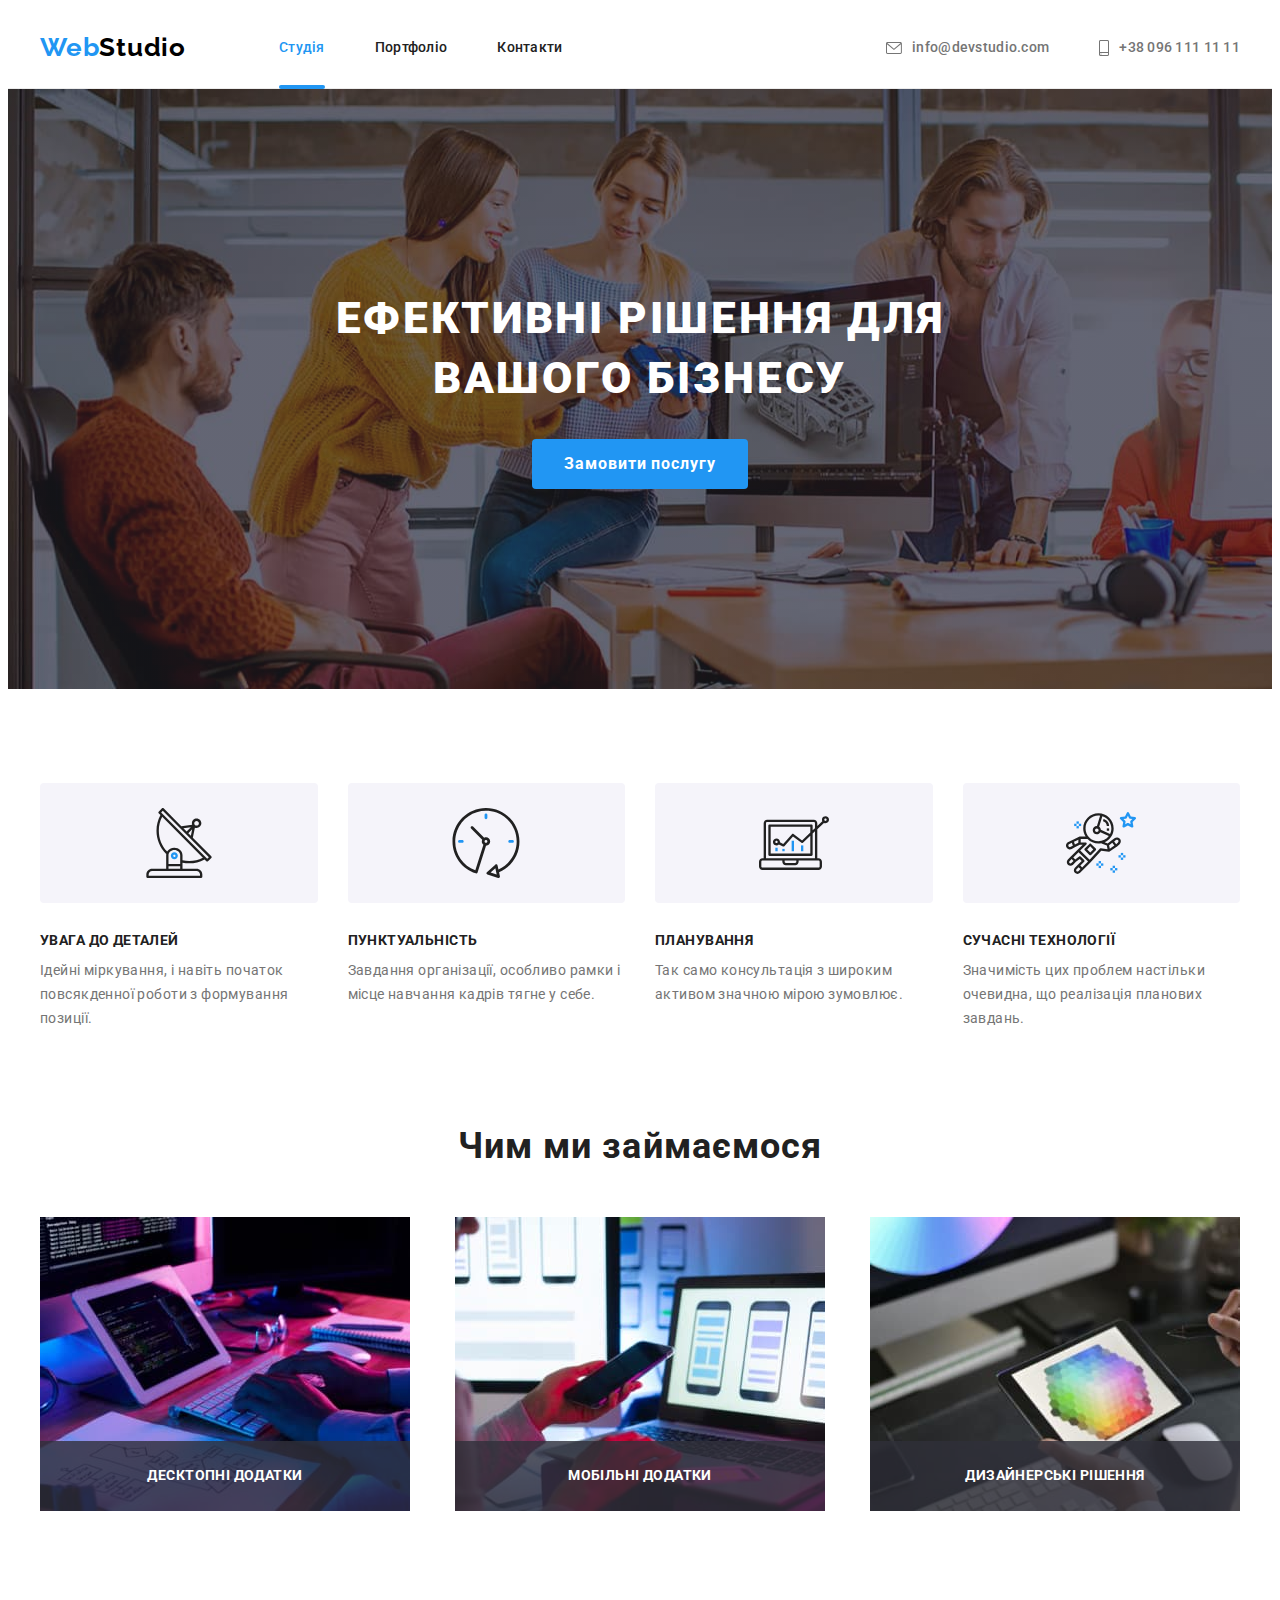
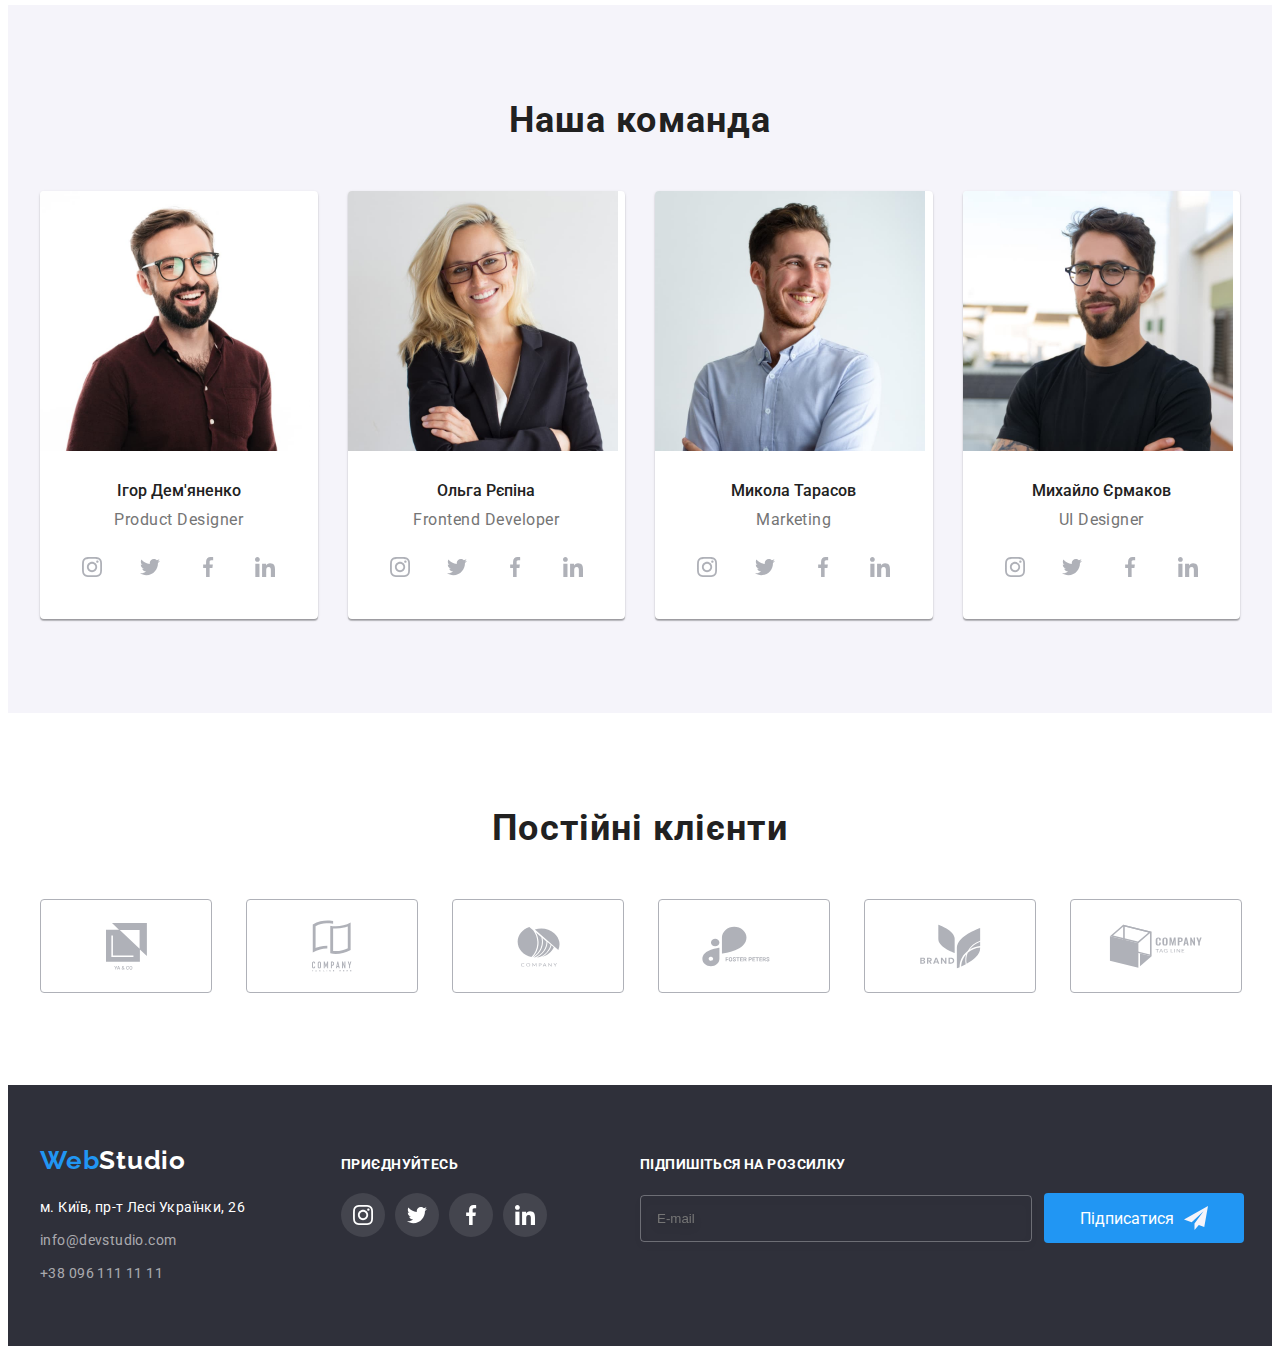
<file: index.html>
<!DOCTYPE html>
<html lang="uk">
  <head>
    <meta charset="UTF-8" />
    <meta http-equiv="X-UA-Compatible" content="IE=edge" />
    <meta name="viewport" content="width=device-width, initial-scale=1.0" />
    <title>Студія</title>
    <link
      rel="stylesheet"
      href="https://cdnjs.cloudflare.com/ajax/libs/modern-normalize/1.1.0/modern-normalize.min.css"
      integrity="sha512-wpPYUAdjBVSE4KJnH1VR1HeZfpl1ub8YT/NKx4PuQ5NmX2tKuGu6U/JRp5y+Y8XG2tV+wKQpNHVUX03MfMFn9Q=="
      crossorigin="anonymous"
      referrerpolicy="no-referrer" />
    <link rel="stylesheet" href="./css/main.min.css" />
    <link rel="preconnect" href="https://fonts.googleapis.com" />
    <link rel="preconnect" href="https://fonts.gstatic.com" crossorigin />
    <link
      href="https://fonts.googleapis.com/css2?family=Montserrat:wght@400;700&family=Raleway:wght@700&family=Roboto:wght@400;500;700;900&display=swap"
      rel="stylesheet" />
  </head>
  <body>
    <!-- Header -->
    <header class="page-header">
      <div class="container">
        <a href="./" class="page-header__logo logo link"
          ><span class="accent">Web</span>Studio</a
        >

        <nav>
          <ul class="pages list">
            <li class="pages__item">
              <a class="link pages__link pages__link--current" href="./">Студія</a>
            </li>
            <li class="pages__item">
              <a class="pages__link link" href="./portfolio.html">Портфоліо</a>
            </li>
            <li class="pages__item">
              <a class="pages__link link" href="">Контакти</a>
            </li>
          </ul>
        </nav>

        <ul class="contacts list">
          <li class="contacts__item">
            <a class="link contacts__link" href="mailto:info@devstudio.com">
              <svg class="contacts__icon" width="16" height="12">
                <use href="./images/icons.svg#envelope"></use></svg
              >info@devstudio.com</a
            >
          </li>
          <li class="contacts__item">
            <a class="link contacts__link" href="tel:+380961111111">
              <svg class="contacts__icon" width="10" height="16">
                <use href="./images/icons.svg#smartphone"></use></svg
              >+38 096 111 11 11</a
            >
          </li>
        </ul>
      </div>
    </header>

    <!-- Main content -->
    <main>
      <!-- Hero -->

      <section class="section hero">
        <div class="container">
          <h1 class="hero__title">Ефективні рішення для вашого бізнесу</h1>
          <button type="button" class="hero__button button" data-modal-open>
            Замовити послугу
          </button>
        </div>
        <div class="backdrop is-hidden" data-modal>
          <div class="modal">
            <div class="modal__close" data-modal-close>
              <svg width="18" height="18">
                <use href="./images/icons.svg#close"></use>
              </svg>
            </div>
            <h3 class="modal__title">Залиште свої дані, ми вам передзвонимо</h3>
            <form class="modal__order">
              <label class="modal__label"
                >Імʼя<input class="modal__input" type="text" name="name" />
                <svg class="modal__icon">
                  <use href="./images/icons.svg#person"></use>
                </svg>
              </label>

              <label class="modal__label"
                >Телефон<input class="modal__input" type="tel" name="phone" />
                <svg class="modal__icon">
                  <use href="./images/icons.svg#phone"></use></svg
              ></label>
              <label class="modal__label"
                >Пошта<input class="modal__input" type="text" name="name" />
                <svg class="modal__icon">
                  <use href="./images/icons.svg#email"></use></svg
              ></label>
              <label class="modal__label"
                >Коментар<textarea
                  class="modal__comment modal__input"
                  name="comment"
                  rows="4"
                  placeholder="Введіть текст"></textarea>
              </label>
              <label class="modal__check-label">
                <input class="modal__check" type="checkbox" />
                <svg class="modal__check-icon">
                  <use href="./images/icons.svg#check"></use>
                </svg>
                Погоджуюся з розсилкою та приймаю <a class="modal__link" href=""> Умови договору</a>
              </label>
              <button class="modal__button button" type="submit">
                Відправити
              </button>
            </form>
          </div>
        </div>
      </section>

      <!-- Features -->

      <section class="section features">
        <div class="container">
          <h2 class="features__heading">Особливості</h2>
          <ul class="features__list list">
            <li class="features__item">
              <div class="features__thumb">
                <svg class="features__icon" width="70" height="70">
                  <use href="./images/icons.svg#antenna"></use>
                </svg>
              </div>
              <h3 class="features__title">Увага до деталей</h3>
              <p>
                Ідейні міркування, і навіть початок повсякденної роботи з
                формування позиції.
              </p>
            </li>
            <li class="features__item">
              <div class="features__thumb">
                <svg class="features__icon" width="70" height="70">
                  <use href="./images/icons.svg#clock"></use>
                </svg>
              </div>
              <h3 class="features__title">Пунктуальність</h3>
              <p>
                Завдання організації, особливо рамки і місце навчання кадрів
                тягне у себе.
              </p>
            </li>
            <li class="features__item">
              <div class="features__thumb">
                <svg class="features__icon" width="70" height="70">
                  <use href="./images/icons.svg#diagram"></use>
                </svg>
              </div>
              <h3 class="features__title">Планування</h3>
              <p>
                Так само консультація з широким активом значною мірою зумовлює.
              </p>
            </li>
            <li class="features__item">
              <div class="features__thumb">
                <svg class="features__icon" width="70" height="70">
                  <use href="./images/icons.svg#astronaut"></use>
                </svg>
              </div>
              <h3 class="features__title">Сучасні технології</h3>
              <p>
                Значимість цих проблем настільки очевидна, що реалізація
                планових завдань.
              </p>
            </li>
          </ul>
        </div>
      </section>

      <!-- Business -->

      <section class="section business">
        <div class="container">
          <h2 class="section__heading">Чим ми займаємося</h2>
          <ul class="business__list list">
            <li class="business__item">
              <img
                src="./images/box1.jpg"
                alt="Десктопні додатки"
                width="370"
                height="294" />
              <div class="business__thumb">
                <p>Десктопні додатки</p>
              </div>
            </li>
            <li class="business__item">
              <img
                src="./images/box2.jpg"
                alt="Мобільні додатки"
                width="370"
                height="294" />

              <div class="business__thumb">
                <p>Мобільні додатки</p>
              </div>
            </li>
            <li class="business__item">
              <img
                src="./images/box3.jpg"
                alt="Дизайнерські рішення"
                width="370"
                height="294" />

              <div class="business__thumb">
                <p>Дизайнерські рішення</p>
              </div>
            </li>
          </ul>
        </div>
      </section>

      <!-- Team -->

      <section class="section team">
        <div class="container">
          <h2 class="section__heading">Наша команда</h2>
          <ul class="team__list list">
            <li class="team__member">
              <img
                src="./images/team1.jpg"
                class="team__photo"
                alt="Ігор Дем'яненко"
                width="270"
                height="260" />
              <div class="team__content">
                <h3 class="team__name">Ігор Дем'яненко</h3>
                <p class="team__position" lang="en">Product Designer</p>

                <ul class="socials list">
                  <li class="socials__item">
                    <a class="socials__link" href="">
                      <svg class="socials__icon">
                        <use href="./images/icons.svg#instagram"></use>
                      </svg>
                    </a>
                  </li>
                  <li class="socials__item">
                    <a class="socials__link" href="">
                      <svg class="socials__icon">
                        <use href="./images/icons.svg#twitter"></use>
                      </svg>
                    </a>
                  </li>
                  <li class="socials__item">
                    <a class="socials__link" href="">
                      <svg class="socials__icon">
                        <use href="./images/icons.svg#facebook"></use>
                      </svg>
                    </a>
                  </li>
                  <li class="socials__item">
                    <a class="socials__link" href="">
                      <svg class="socials__icon">
                        <use href="./images/icons.svg#linkedin"></use>
                      </svg>
                    </a>
                  </li>
                </ul>
              </div>
            </li>
            <li class="team__member">
              <img
                src="./images/team2.jpg"
                class="team__photo"
                alt="Ольга Рєпіна"
                width="270"
                height="260" />
              <div class="team__content">
                <h3 class="team__name">Ольга Рєпіна</h3>
                <p class="team__position" lang="en">Frontend Developer</p>

                <ul class="socials list">
                  <li class="socials__item">
                    <a class="socials__link" href="">
                      <svg class="socials__icon">
                        <use href="./images/icons.svg#instagram"></use>
                      </svg>
                    </a>
                  </li>
                  <li class="socials__item">
                    <a class="socials__link" href="">
                      <svg class="socials__icon">
                        <use href="./images/icons.svg#twitter"></use>
                      </svg>
                    </a>
                  </li>
                  <li class="socials__item">
                    <a class="socials__link" href="">
                      <svg class="socials__icon">
                        <use href="./images/icons.svg#facebook"></use>
                      </svg>
                    </a>
                  </li>
                  <li class="socials__item">
                    <a class="socials__link" href="">
                      <svg class="socials__icon">
                        <use href="./images/icons.svg#linkedin"></use>
                      </svg>
                    </a>
                  </li>
                </ul>
              </div>
            </li>
            <li class="team__member">
              <img
                src="./images/team3.jpg"
                class="team__photo"
                alt="Микола Тарасов"
                width="270"
                height="260" />
              <div class="team__content">
                <h3 class="team__name">Микола Тарасов</h3>
                <p class="team__position" lang="en">Marketing</p>
                <ul class="socials list">
                  <li class="socials__item">
                    <a class="socials__link" href="">
                      <svg class="socials__icon">
                        <use href="./images/icons.svg#instagram"></use>
                      </svg>
                    </a>
                  </li>
                  <li class="socials__item">
                    <a class="socials__link" href="">
                      <svg class="socials__icon">
                        <use href="./images/icons.svg#twitter"></use>
                      </svg>
                    </a>
                  </li>
                  <li class="socials__item">
                    <a class="socials__link" href="">
                      <svg class="socials__icon">
                        <use href="./images/icons.svg#facebook"></use>
                      </svg>
                    </a>
                  </li>
                  <li class="socials__item">
                    <a class="socials__link" href="">
                      <svg class="socials__icon">
                        <use href="./images/icons.svg#linkedin"></use>
                      </svg>
                    </a>
                  </li>
                </ul>
              </div>
            </li>
            <li class="team__member">
              <img
                src="./images/team4.jpg"
                class="team__photo"
                alt="Михайло Єрмаков"
                width="270"
                height="260" />
              <div class="team__content">
                <h3 class="team__name">Михайло Єрмаков</h3>
                <p class="team__position" lang="en">UI Designer</p>
                <ul class="socials list">
                  <li class="socials__item">
                    <a class="socials__link" href="">
                      <svg class="socials__icon">
                        <use href="./images/icons.svg#instagram"></use>
                      </svg>
                    </a>
                  </li>
                  <li class="socials__item">
                    <a class="socials__link" href="">
                      <svg class="socials__icon">
                        <use href="./images/icons.svg#twitter"></use>
                      </svg>
                    </a>
                  </li>
                  <li class="socials__item">
                    <a class="socials__link" href="">
                      <svg class="socials__icon">
                        <use href="./images/icons.svg#facebook"></use>
                      </svg>
                    </a>
                  </li>
                  <li class="socials__item">
                    <a class="socials__link" href="">
                      <svg class="socials__icon">
                        <use href="./images/icons.svg#linkedin"></use>
                      </svg>
                    </a>
                  </li>
                </ul>
              </div>
            </li>
          </ul>
        </div>
      </section>

      <!-- Clients -->
      <section class="section clients">
        <div class="container">
          <h2 class="section__heading">Постійні клієнти</h2>
          <ul class="clients__list list">
            <li class="clients__item">
              <a href="" class="clients__link">
                <svg class="clients__logo" width="41" height="47">
                  <use href="./images/icons.svg#group-1"></use>
                </svg>
              </a>
            </li>
            <li class="clients__item">
              <a href="" class="clients__link">
                <svg class="clients__logo" width="40" height="52">
                  <use href="./images/icons.svg#group-2"></use>
                </svg>
              </a>
            </li>
            <li class="clients__item">
              <a href="" class="clients__link">
                <svg class="clients__logo" width="43" height="41">
                  <use href="./images/icons.svg#group-3"></use>
                </svg>
              </a>
            </li>
            <li class="clients__item">
              <a href="" class="clients__link">
                <svg class="clients__logo" width="84" height="41">
                  <use href="./images/icons.svg#group-4"></use>
                </svg>
              </a>
            </li>
            <li class="clients__item">
              <a href="" class="clients__link">
                <svg class="clients__logo" width="63" height="45">
                  <use href="./images/icons.svg#group-5"></use>
                </svg>
              </a>
            </li>
            <li class="clients__item">
              <a href="" class="clients__link">
                <svg class="clients__logo" width="94" height="44">
                  <use href="./images/icons.svg#group-6"></use>
                </svg>
              </a>
            </li>
          </ul>
        </div>
      </section>
    </main>

    <!-- Footer -->
    <footer class="page-footer">
      <div class="container page-footer__container">
        <div class="aboutus">
          <a href="./" class="aboutus__logo logo link"
            ><span class="accent">Web</span>Studio</a
          >

          <address class="aboutus__address">
            <ul class="list">
              <li class="aboutus__item">
                <p>м. Київ, пр-т Лесі Українки, 26</p>
              </li>
              <li class="aboutus__item">
                <a class="aboutus__link link" href="mailto:info@devstudio.com"
                  >info@devstudio.com</a
                >
              </li>
              <li class="aboutus__item">
                <a class="aboutus__link link" href="tel:+380961111111"
                  >+38 096 111 11 11</a
                >
              </li>
            </ul>
          </address>
        </div>

        <div class="joinus">
          <h3 class="joinus__title">Приєднуйтесь</h3>
          <ul class="socials list">
            <li class="socials__item">
              <a class="socials__link" href="">
                <svg class="socials__icon">
                  <use href="./images/icons.svg#instagram"></use>
                </svg>
              </a>
            </li>
            <li class="socials__item">
              <a class="socials__link" href="">
                <svg class="socials__icon">
                  <use href="./images/icons.svg#twitter"></use>
                </svg>
              </a>
            </li>
            <li class="socials__item">
              <a class="socials__link" href="">
                <svg class="socials__icon">
                  <use href="./images/icons.svg#facebook"></use>
                </svg>
              </a>
            </li>
            <li class="socials__item">
              <a class="socials__link" href="">
                <svg class="socials__icon">
                  <use href="./images/icons.svg#linkedin"></use>
                </svg>
              </a>
            </li>
          </ul>
        </div>

        <div class="subscribe">
          <label class="subscribe__title" for="subscribe__email"
            >Підпишіться на розсилку</label
          >
          <form class="subscribe__field">
            <input
              type="email"
              name="email"
              id="subscribe__email"
              placeholder="E-mail"
              class="subscribe__input" />
            <button class="subscribe__button button" type="submit">
              Підписатися
              <svg class="subscribe__icon">
                <use href="./images/icons.svg#send"></use>
              </svg>
            </button>
          </form>
        </div>
      </div>
    </footer>

    <script src="./js/modal.js"></script>
  </body>
</html>
</file>
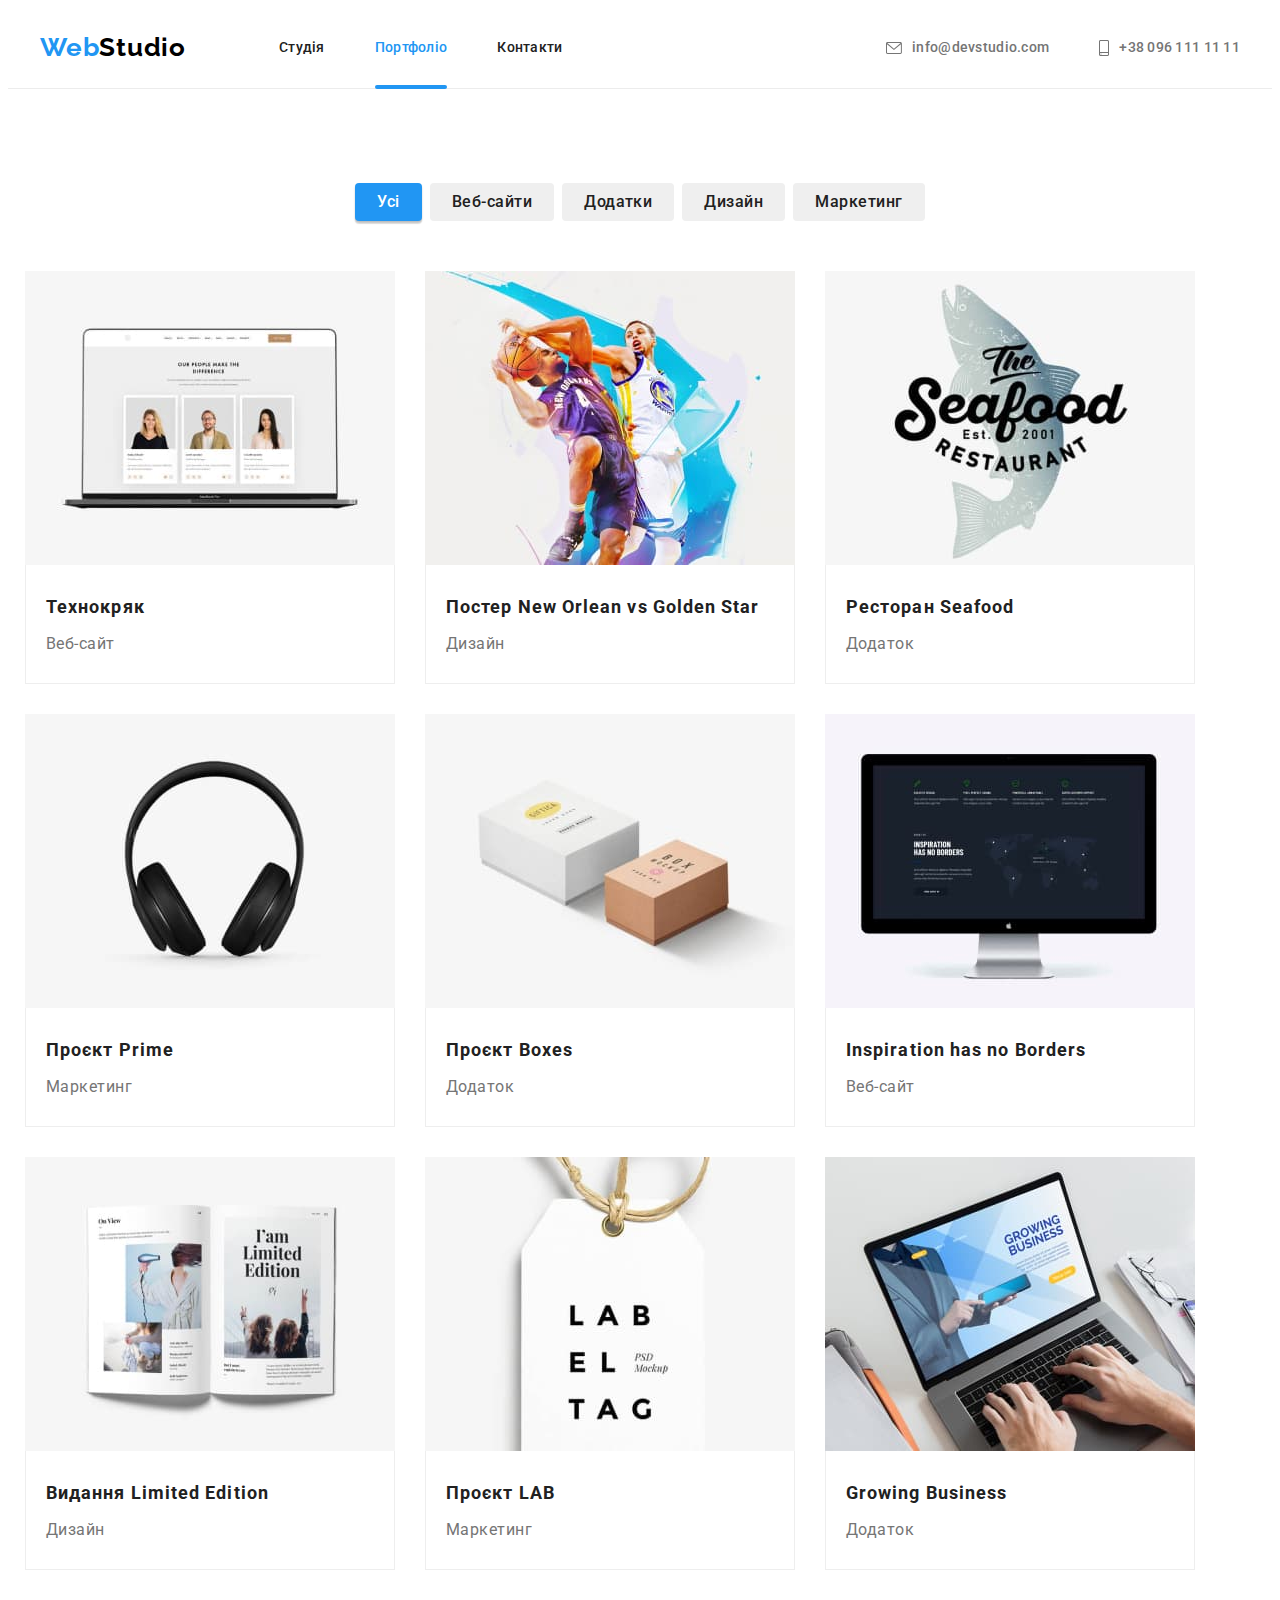
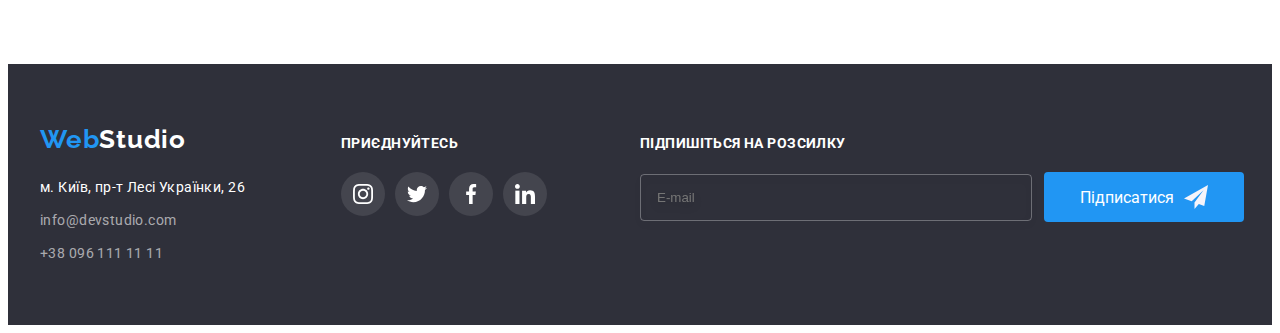
<file: portfolio.html>
<!DOCTYPE html>
<html lang="uk">
  <head>
    <link
      rel="stylesheet"
      href="https://cdnjs.cloudflare.com/ajax/libs/modern-normalize/1.1.0/modern-normalize.min.css"
      integrity="sha512-wpPYUAdjBVSE4KJnH1VR1HeZfpl1ub8YT/NKx4PuQ5NmX2tKuGu6U/JRp5y+Y8XG2tV+wKQpNHVUX03MfMFn9Q=="
      crossorigin="anonymous"
      referrerpolicy="no-referrer" />
    <meta charset="UTF-8" />
    <meta http-equiv="X-UA-Compatible" content="IE=edge" />
    <meta name="viewport" content="width=device-width, initial-scale=1.0" />
    <title>Портфоліо</title>
    <link rel="stylesheet" href="./css/main.min.css" />
    <link rel="preconnect" href="https://fonts.googleapis.com" />
    <link rel="preconnect" href="https://fonts.gstatic.com" crossorigin />
    <link
      href="https://fonts.googleapis.com/css2?family=Montserrat:wght@400;700&family=Raleway:wght@700&family=Roboto:wght@400;500;700;900&display=swap"
      rel="stylesheet" />
  </head>

  <body>
    <!-- Header -->
    <header class="page-header">
      <div class="container">
        <a href="./" class="page-header__logo logo link"
          ><span class="accent">Web</span>Studio</a
        >

        <nav>
          <ul class="pages list">
            <li class="pages__item">
              <a class="link pages__link" href="./">Студія</a>
            </li>
            <li class="pages__item">
              <a
                class="pages__link pages__link--current link"
                href="./portfolio.html"
                >Портфоліо</a
              >
            </li>
            <li class="pages__item">
              <a class="pages__link link" href="">Контакти</a>
            </li>
          </ul>
        </nav>

        <ul class="contacts list">
          <li class="contacts__item">
            <a class="link contacts__link" href="mailto:info@devstudio.com">
              <svg class="contacts__icon" width="16" height="12">
                <use href="./images/icons.svg#envelope"></use></svg
              >info@devstudio.com</a
            >
          </li>
          <li class="contacts__item">
            <a class="link contacts__link" href="tel:+380961111111">
              <svg class="contacts__icon" width="10" height="16">
                <use href="./images/icons.svg#smartphone"></use></svg
              >+38 096 111 11 11</a
            >
          </li>
        </ul>
      </div>
    </header>

    <!-- Main content -->
    <main>
      <section class="section projects">
        <div class="container">
          <h1 class="projects__heading">Проекти</h1>

          <!-- Filter -->
          <ul class="filter list">
            <li class="filter__item">
              <button
                type="button"
                class="filter__button filter__button--active button">
                Усі
              </button>
            </li>
            <li class="filter__item">
              <button type="button" class="filter__button button">
                Веб-сайти
              </button>
            </li>
            <li class="filter__item">
              <button type="button" class="filter__button button">
                Додатки
              </button>
            </li>
            <li class="filter__item">
              <button type="button" class="filter__button button">
                Дизайн
              </button>
            </li>
            <li class="filter__item">
              <button type="button" class="filter__button button">
                Маркетинг
              </button>
            </li>
          </ul>

          <!-- Projects -->
          <ul class="projects__list list">
            <li class="projects__item">
              <a href="" class="projects__link link">
                <div class="projects__thumb">
                  <img
                    class="projects__pic"
                    src="./images/project1.jpg"
                    alt="Технокряк"
                    width="370" />
                  <div class="projects__meta">
                    <p class="projects__description">
                      Ресурс пропонує комплексні пропозиції з різним рівнем
                      функціоналу та сервісів. Все це дозволить відвідувачу
                      отримати вичерпні відомості про компанію чи приватну
                      особу.
                    </p>
                  </div>
                </div>
                <div class="projects__content">
                  <h2 class="projects__company">Технокряк</h2>
                  <p class="projects__type">Веб-сайт</p>
                </div>
              </a>
            </li>
            <li class="projects__item">
              <a href="" class="projects__link link">
                <div class="projects__thumb">
                  <img
                    class="projects__pic"
                    src="./images/project2.jpg"
                    alt="Постер New Orlean vs Golden Star"
                    width="370" />
                  <div class="projects__meta">
                    <p class="projects__description">
                      Ресурс пропонує комплексні пропозиції з різним рівнем
                      функціоналу та сервісів. Все це дозволить відвідувачу
                      отримати вичерпні відомості про компанію чи приватну
                      особу.
                    </p>
                  </div>
                </div>
                <div class="projects__content">
                  <h2 class="projects__company">
                    Постер New Orlean vs Golden Star
                  </h2>
                  <p class="projects__type">Дизайн</p>
                </div>
              </a>
            </li>
            <li class="projects__item">
              <a href="" class="projects__link link">
                <div class="projects__thumb">
                  <img
                    class="projects__pic"
                    src="./images/project3.jpg"
                    alt="Ресторан Seafood"
                    width="370" />
                  <div class="projects__meta">
                    <p class="projects__description">
                      Ресурс пропонує комплексні пропозиції з різним рівнем
                      функціоналу та сервісів. Все це дозволить відвідувачу
                      отримати вичерпні відомості про компанію чи приватну
                      особу.
                    </p>
                  </div>
                </div>
                <div class="projects__content">
                  <h2 class="projects__company">Ресторан Seafood</h2>
                  <p class="projects__type">Додаток</p>
                </div>
              </a>
            </li>
            <li class="projects__item">
              <a href="" class="projects__link link">
                <div class="projects__thumb">
                  <img
                    class="projects__pic"
                    src="./images/project4.jpg"
                    alt="Проєкт Prime"
                    width="370" />
                  <div class="projects__meta">
                    <p class="projects__description">
                      Ресурс пропонує комплексні пропозиції з різним рівнем
                      функціоналу та сервісів. Все це дозволить відвідувачу
                      отримати вичерпні відомості про компанію чи приватну
                      особу.
                    </p>
                  </div>
                </div>
                <div class="projects__content">
                  <h2 class="projects__company">Проєкт Prime</h2>
                  <p class="projects__type">Маркетинг</p>
                </div>
              </a>
            </li>
            <li class="projects__item">
              <a href="" class="projects__link link">
                <div class="projects__thumb">
                  <img
                    class="projects__pic"
                    src="./images/project5.jpg"
                    alt="Проєкт Boxes"
                    width="370" />
                  <div class="projects__meta">
                    <p class="projects__description">
                      Ресурс пропонує комплексні пропозиції з різним рівнем
                      функціоналу та сервісів. Все це дозволить відвідувачу
                      отримати вичерпні відомості про компанію чи приватну
                      особу.
                    </p>
                  </div>
                </div>
                <div class="projects__content">
                  <h2 class="projects__company">Проєкт Boxes</h2>
                  <p class="projects__type">Додаток</p>
                </div>
              </a>
            </li>
            <li class="projects__item">
              <a href="" class="projects__link link">
                <div class="projects__thumb">
                  <img
                    class="projects__pic"
                    src="./images/project6.jpg"
                    alt="Inspiration has no Borders"
                    width="370" />
                  <div class="projects__meta">
                    <p class="projects__description">
                      Ресурс пропонує комплексні пропозиції з різним рівнем
                      функціоналу та сервісів. Все це дозволить відвідувачу
                      отримати вичерпні відомості про компанію чи приватну
                      особу.
                    </p>
                  </div>
                </div>
                <div class="projects__content">
                  <h2 class="projects__company">Inspiration has no Borders</h2>
                  <p class="projects__type">Веб-сайт</p>
                </div>
              </a>
            </li>
            <li class="projects__item">
              <a href="" class="projects__link link">
                <div class="projects__thumb">
                  <img
                    class="projects__pic"
                    src="./images/project7.jpg"
                    alt="Видання Limited Edition"
                    width="370" />
                  <div class="projects__meta">
                    <p class="projects__description">
                      Ресурс пропонує комплексні пропозиції з різним рівнем
                      функціоналу та сервісів. Все це дозволить відвідувачу
                      отримати вичерпні відомості про компанію чи приватну
                      особу.
                    </p>
                  </div>
                </div>
                <div class="projects__content">
                  <h2 class="projects__company">Видання Limited Edition</h2>
                  <p class="projects__type">Дизайн</p>
                </div>
              </a>
            </li>
            <li class="projects__item">
              <a href="" class="projects__link link">
                <div class="projects__thumb">
                  <img
                    class="projects__pic"
                    src="./images/project8.jpg"
                    alt="Проєкт LAB"
                    width="370" />
                  <div class="projects__meta">
                    <p class="projects__description">
                      Ресурс пропонує комплексні пропозиції з різним рівнем
                      функціоналу та сервісів. Все це дозволить відвідувачу
                      отримати вичерпні відомості про компанію чи приватну
                      особу.
                    </p>
                  </div>
                </div>
                <div class="projects__content">
                  <h2 class="projects__company">Проєкт LAB</h2>
                  <p class="projects__type">Маркетинг</p>
                </div>
              </a>
            </li>
            <li class="projects__item">
              <a href="" class="projects__link link">
                <div class="projects__thumb">
                  <img
                    class="projects__pic"
                    src="./images/project9.jpg"
                    alt="Growing Business"
                    width="370" />
                  <div class="projects__meta">
                    <p class="projects__description">
                      Ресурс пропонує комплексні пропозиції з різним рівнем
                      функціоналу та сервісів. Все це дозволить відвідувачу
                      отримати вичерпні відомості про компанію чи приватну
                      особу.
                    </p>
                  </div>
                </div>
                <div class="projects__content">
                  <h2 class="projects__company">Growing Business</h2>
                  <p class="projects__type">Додаток</p>
                </div>
              </a>
            </li>
          </ul>
        </div>
      </section>
    </main>

    <!-- Footer -->
    <footer class="page-footer">
      <div class="container page-footer__container">
        <div class="aboutus">
          <a href="./" class="aboutus__logo logo link"
            ><span class="accent">Web</span>Studio</a
          >

          <address class="aboutus__address">
            <ul class="list">
              <li class="aboutus__item">
                <p>м. Київ, пр-т Лесі Українки, 26</p>
              </li>
              <li class="aboutus__item">
                <a class="aboutus__link link" href="mailto:info@devstudio.com"
                  >info@devstudio.com</a
                >
              </li>
              <li class="aboutus__item">
                <a class="aboutus__link link" href="tel:+380961111111"
                  >+38 096 111 11 11</a
                >
              </li>
            </ul>
          </address>
        </div>

        <div class="joinus">
          <h3 class="joinus__title">Приєднуйтесь</h3>
          <ul class="socials list">
            <li class="socials__item">
              <a class="socials__link" href="">
                <svg class="socials__icon">
                  <use href="./images/icons.svg#instagram"></use>
                </svg>
              </a>
            </li>
            <li class="socials__item">
              <a class="socials__link" href="">
                <svg class="socials__icon">
                  <use href="./images/icons.svg#twitter"></use>
                </svg>
              </a>
            </li>
            <li class="socials__item">
              <a class="socials__link" href="">
                <svg class="socials__icon">
                  <use href="./images/icons.svg#facebook"></use>
                </svg>
              </a>
            </li>
            <li class="socials__item">
              <a class="socials__link" href="">
                <svg class="socials__icon">
                  <use href="./images/icons.svg#linkedin"></use>
                </svg>
              </a>
            </li>
          </ul>
        </div>

        <div class="subscribe">
          <label class="subscribe__title" for="subscribe__email"
            >Підпишіться на розсилку</label
          >
          <form class="subscribe__field">
            <input
              type="email"
              name="email"
              id="subscribe__email"
              placeholder="E-mail"
              class="subscribe__input" />
            <button class="subscribe__button button" type="submit">
              Підписатися
              <svg class="subscribe__icon">
                <use href="./images/icons.svg#send"></use>
              </svg>
            </button>
          </form>
        </div>
      </div>
    </footer>
  </body>
</html>
</file>
<file: css/main.min.css>
body{min-width:1200px;font-family:Roboto,sans-serif;color:#757575}ul,p,h1,h2,h3,h4,h5,h6{margin:0;margin-bottom:0;padding:0}img{display:block;max-width:100%}.list{list-style:none}.link{text-decoration:none}.accent{color:#2196f3}.is-hidden{visibility:hidden;opacity:0;pointer-events:none;scale:1.2}.button{font:inherit;border:none;color:#fff;cursor:pointer}.section{padding-top:94px;padding-bottom:94px}.section__heading{margin-bottom:50px;font-size:36px;line-height:1.17;text-align:center;letter-spacing:.03em;color:#212121}.container{display:inherit;width:1200px;margin:0 auto;padding-left:15px;padding-right:15px;align-items:inherit}.subscribe__button,.subscribe__field,.projects__meta,.filter,.clients__link,.business__thumb,.features__thumb,.modal__check-label,.modal__close,.backdrop,.joinus .socials__link,.socials__link,.contacts__link{display:flex;justify-content:center;align-items:center}.page-footer,.clients__list,.team__list,.business__list,.joinus .socials,.socials,.page-header{display:flex;justify-content:space-between;align-items:center}.logo{font-family:Raleway;font-weight:700;font-size:26px;line-height:1.2;letter-spacing:.03em;color:#000}.pages{display:flex}.pages__item:not(:first-child){margin-left:50px}.pages__link{display:block;font-weight:500;font-size:14px;line-height:1.14;letter-spacing:.02em;padding-top:32px;padding-bottom:32px}.pages{display:flex}.pages__item:not(:first-child){margin-left:50px}.pages__link{display:block;font-weight:500;font-size:14px;line-height:1.14;letter-spacing:.02em;padding-top:32px;padding-bottom:32px}.pages__link{position:relative;color:#212121}.pages__link--current{color:#2196f3}.pages__link--current::after{content:"";position:absolute;left:0;bottom:-1px;width:100%;height:100%;background-color:#2196f3;border-radius:2px;height:4px}.contacts{display:flex}.contacts__item:not(:first-child){margin-left:50px}.contacts__link{display:block;font-weight:500;font-size:14px;line-height:1.14;letter-spacing:.02em;padding-top:32px;padding-bottom:32px}.contacts__link{color:#757575}.contacts__link{transition:color 250ms cubic-bezier(0.4, 0, 0.2, 1)}.contacts__link:hover,.contacts__link:focus{color:#2196f3}.contacts__icon{margin-right:10px;vertical-align:middle;fill:currentColor}.page-header{border-bottom:1px solid #ececec}.page-header__logo{padding-top:24px;padding-bottom:25px}.pages{margin-left:93px}.contacts{margin-left:auto}.socials{margin-top:16px}.socials__link{width:44px;height:44px;border-radius:50%;color:#afb1b8;background-color:rgba(0,0,0,0);transition:color 250ms cubic-bezier(0.4, 0, 0.2, 1),background-color 250ms cubic-bezier(0.4, 0, 0.2, 1)}.socials__link:hover,.socials__link:focus{color:#fff;background-color:#2196f3}.socials__icon{width:20px;height:20px;fill:currentColor}.joinus .socials{margin-top:20px}.joinus .socials__link{width:44px;height:44px;border-radius:50%;color:#fff;background-color:rgba(255,255,255,.1);transition:color 250ms cubic-bezier(0.4, 0, 0.2, 1),background-color 250ms cubic-bezier(0.4, 0, 0.2, 1)}.joinus .socials__link:hover,.joinus .socials__link:focus{color:#fff;background-color:#2196f3}.joinus .socials__icon{width:20px;height:20px;fill:currentColor}.section.hero{max-width:1600px;margin:0 auto;padding-top:200px;padding-bottom:200px;text-align:center;background-color:#2f303a;background-image:linear-gradient(rgba(47, 48, 58, 0.4), rgba(47, 48, 58, 0.4)),url("../images/hero-bcg.jpg");background-size:cover}.hero__title{width:696px;margin:0 auto;font-weight:900;font-size:44px;line-height:1.36;letter-spacing:.06em;text-transform:uppercase;color:#fff}.hero__button{margin-top:30px;padding:10px 32px;font-weight:700;font-size:16px;line-height:1.88;letter-spacing:.06em;color:#fff;background-color:#2196f3;border-radius:4px;transition:background-color 250ms cubic-bezier(0.4, 0, 0.2, 1)}.hero__button:hover,.hero__button:focus{background-color:#188ce8}.backdrop{position:fixed;z-index:10;width:100%;height:100%;top:0;left:0;scale:1;opacity:1;background-color:rgba(0,0,0,.1);transition:scale 250ms cubic-bezier(0.4, 0, 0.2, 1),opacity 250ms cubic-bezier(0.4, 0, 0.2, 1),visibility 250ms cubic-bezier(0.4, 0, 0.2, 1)}.modal{position:relative;width:528px;min-height:581px;padding:40px;border-radius:4px;background-color:#fff}.modal__close{position:absolute;top:8px;right:8px;width:30px;height:30px;cursor:pointer;fill:#000;border:1px solid rgba(0,0,0,.1);border-radius:50%;transition:fill 250ms cubic-bezier(0.4, 0, 0.2, 1)}.modal__close:hover{fill:#2196f3}.modal__title{font-weight:700;font-size:20px;letter-spacing:.03em;color:#212121}.modal__order{margin-top:12px}.modal__label{position:relative;display:block;text-align:left;font-size:12px;line-height:1.17;letter-spacing:.01em}.modal__label:not(:first-child){margin-top:10px}.modal__input{display:block;width:100%;height:40px;margin-top:4px;padding:12px;padding-left:42px;border:1px solid rgba(33,33,33,.2);border-radius:4px;transition:border-color 250ms cubic-bezier(0.4, 0, 0.2, 1)}.modal__input:focus+.modal__icon{fill:#2196f3}.modal__input:focus{outline:none;border-color:#2196f3}.modal__icon{position:absolute;width:18px;height:18px;left:12px;bottom:11px;fill:#212121;transition:fill 250ms cubic-bezier(0.4, 0, 0.2, 1)}.modal__comment{resize:none;min-height:120px;padding:12px 16px}.modal__comment::-moz-placeholder{opacity:.5}.modal__comment:-ms-input-placeholder{opacity:.5}.modal__comment::placeholder{opacity:.5}.modal__check-label{margin-top:20px;color:#757575;font-size:14px;line-height:1.71;letter-spacing:.03em}.modal__link{margin-left:3px;color:#2196f3}.modal__link:hover,.modal__link:focus{text-decoration:none}.modal__check{-webkit-appearance:none;-moz-appearance:none;appearance:none;position:absolute}.modal__check-icon{width:16px;height:15px;margin-right:7px;border-radius:2px;fill:none;border:2px solid #212121;cursor:pointer;transition:fill 250ms cubic-bezier(0.4, 0, 0.2, 1),outline 250ms cubic-bezier(0.4, 0, 0.2, 1),backround-color 250ms cubic-bezier(0.4, 0, 0.2, 1),border 250ms cubic-bezier(0.4, 0, 0.2, 1)}.modal__check:focus+.modal__check-icon,.modal__check:hover+.modal__check-icon{outline:1px solid #188ce8}.modal__check:checked+.modal__check-icon{fill:#fff;background-color:#2196f3;border:none}.modal__button{min-width:200px;height:50px;margin-top:30px;font-weight:700;line-height:1.88;letter-spacing:.06em;background-color:#2196f3;border-radius:4px;box-shadow:0px 4px 4px rgba(0,0,0,.15);transition:background-color 250ms cubic-bezier(0.4, 0, 0.2, 1),box-shadow 250ms cubic-bezier(0.4, 0, 0.2, 1)}.modal__button:hover{background-color:#188ce8;box-shadow:0px 4px 4px rgba(0,0,0,.3)}.features{font-size:14px;line-height:1.71;letter-spacing:.03em}.features__list{display:flex;justify-content:space-between}.features__item{width:calc((100% - 90px)/4)}.features__thumb{height:120px;margin-bottom:30px;border-radius:4px;background-color:#f5f4fa}.features__icon{margin:0 auto}.features__heading,.projects__heading{display:none}.features__title{margin-bottom:10px;font-weight:700;font-size:14px;line-height:1.14;letter-spacing:.03em;text-transform:uppercase;color:#212121}.business{padding-top:0}.business__item{position:relative}.business__thumb{position:absolute;left:0;bottom:0;width:100%;height:70px;font-weight:700;font-size:14px;line-height:1.14;letter-spacing:.03em;text-transform:uppercase;color:#fff;background-color:rgba(47,48,58,.8)}.team{background-color:#f5f4fa}.team__member{width:calc((100% - 90px)/4);background-color:#fff;border-radius:4px;overflow:hidden;box-shadow:0px 1px 3px rgba(0,0,0,.12),0px 1px 1px rgba(0,0,0,.14),0px 2px 1px rgba(0,0,0,.2)}.team__name{font-weight:500;font-size:16px;line-height:1.19;text-align:center;color:#212121}.team__position{margin-top:10px;font-size:16px;line-height:1.19;text-align:center;letter-spacing:.03em}.team__content{padding:30px}.clients__list{flex-wrap:wrap;color:#afb1b8}.clients__item{width:170px;height:92px}.clients__link{width:100%;height:100%;color:currentColor;border:1px solid #afb1b8;border-radius:4px;transition:color 250ms cubic-bezier(0.4, 0, 0.2, 1),border-color 250ms cubic-bezier(0.4, 0, 0.2, 1)}.clients__link:hover,.clients__link:focus{color:#2196f3;border-color:#2196f3}.clients__logo{fill:currentColor}.filter{margin-bottom:50px}.filter__item:not(:first-child){margin-left:8px}.filter__button{padding:6px 22px;font-weight:500;font-size:16px;line-height:1.62;text-align:center;letter-spacing:.03em;border-radius:4px;color:#212121;transition:color 250ms cubic-bezier(0.4, 0, 0.2, 1),background-color 250ms cubic-bezier(0.4, 0, 0.2, 1),box-shadow 250ms cubic-bezier(0.4, 0, 0.2, 1)}.filter__button--active,.filter__button:hover,.filter__button:focus{color:#fff;background-color:#2196f3;box-shadow:0px 3px 1px rgba(0,0,0,.1),0px 1px 2px rgba(0,0,0,.08),0px 2px 2px rgba(0,0,0,.12)}.projects .container{width:1230px}.projects__list{display:flex;width:100%;margin-top:-30px;margin-left:-30px;flex-wrap:wrap}.projects__link{display:block;transition:box-shadow 250ms cubic-bezier(0.4, 0, 0.2, 1)}.projects__link:hover,.projects__link:focus{box-shadow:0px 1px 1px rgba(0,0,0,.12),0px 4px 4px rgba(0,0,0,.06),1px 4px 6px rgba(0,0,0,.16)}.projects__link:hover .projects__meta,.projects__link:focus .projects__meta{transform:translateY(-100%)}.projects__thumb{position:relative;overflow:hidden}.projects__meta{position:absolute;width:100%;height:100%;background:rgba(33,150,243,.9);transition:transform 250ms cubic-bezier(0.4, 0, 0.2, 1)}.projects__description{padding-left:24px;padding-right:24px;font-size:18px;line-height:1.56;letter-spacing:.03em;color:#fff}.projects__pic{display:block;width:100%}.projects__item{display:block;flex-basis:calc((100% - var(--grid-raw-elements)*(var(--grid-gap)))/var(--grid-raw-elements));margin-top:30px;margin-left:30px}.projects__company{font-size:18px;line-height:2;letter-spacing:.06em;color:#212121}.projects__type{margin-top:4px;font-size:16px;line-height:1.88;letter-spacing:.03em;color:#757575}.projects__content{padding:24px 20px;border:1px solid #eee;border-top:none}.aboutus{min-width:231px}.aboutus__logo{color:#fff}.aboutus__address{margin-top:20px;font-style:normal;font-size:14px;line-height:1.71;letter-spacing:.03em;color:#fff}.aboutus__item:not(:first-child){margin-top:9px}.aboutus__link{color:rgba(255,255,255,.6)}.joinus{min-width:206px;margin-left:70px}.joinus__title{font-weight:700;font-size:14px;line-height:1.14;letter-spacing:.03em;text-transform:uppercase;color:#fff}.subscribe{margin-left:93px}.subscribe__title{font-weight:700;font-size:14px;line-height:1.14;letter-spacing:.03em;text-transform:uppercase;color:#fff}.subscribe__field{margin-top:20px}.subscribe__input{width:358px;padding:15px 16px;color:#fff;background-color:rgba(0,0,0,0);border:1px solid rgba(255,255,255,.3);filter:drop-shadow(0px 4px 4px rgba(0, 0, 0, 0.15));border-radius:4px}.subscribe__button{min-width:200px;height:50px;margin-left:12px;border-radius:4px;background-color:#2196f3}.subscribe__icon{width:24px;height:24px;margin-left:10px;fill:#f5f4fa}.page-footer{padding-top:60px;padding-bottom:60px;background-color:#2f303a}.page-footer__container{align-items:baseline}/*# sourceMappingURL=main.min.css.map */
</file>
